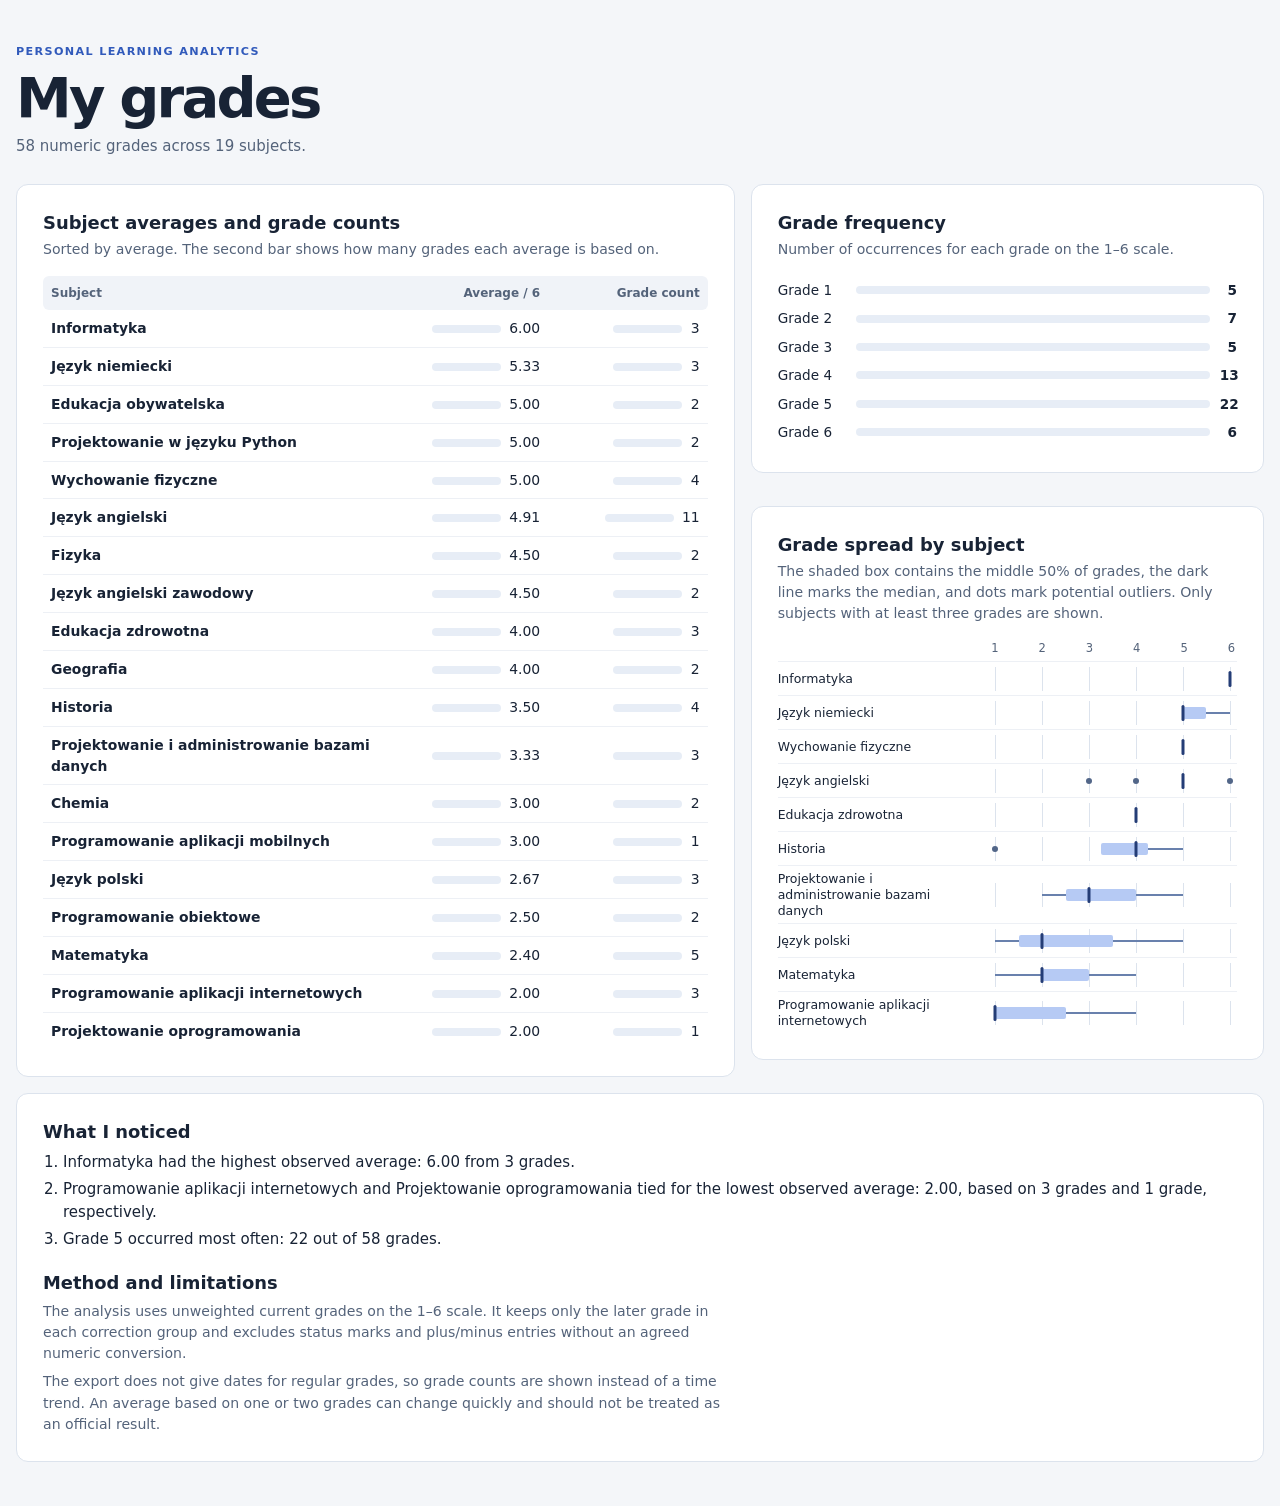
<file: WASIAK_FRANCISZEK/24_11_2026/learning_analytics/index.html>
<!doctype html>
<html lang="en">
<head>
  <meta charset="utf-8">
  <meta name="viewport" content="width=device-width, initial-scale=1">
  <title>My grades</title>
  <link rel="stylesheet" href="styles.css">
</head>
<body>
  <main>
    <header class="hero">
      <p class="eyebrow">PERSONAL LEARNING ANALYTICS</p>
      <h1>My grades</h1>
      <p>58 numeric grades across 19 subjects.</p>
    </header>

    <div class="dashboard">
      <section class="card subjects">
        <h2>Subject averages and grade counts</h2>
        <p>Sorted by average. The second bar shows how many grades each average is based on.</p>

        <table>
          <thead>
            <tr><th scope="col">Subject</th><th scope="col">Average / 6</th><th scope="col">Grade count</th></tr>
          </thead>
          <tbody>
            <tr><th scope="row">Informatyka</th><td><meter max="6" value="6"></meter> 6.00</td><td><meter max="11" value="3"></meter> 3</td></tr>
            <tr><th scope="row">Język niemiecki</th><td><meter max="6" value="5.33"></meter> 5.33</td><td><meter max="11" value="3"></meter> 3</td></tr>
            <tr><th scope="row">Edukacja obywatelska</th><td><meter max="6" value="5"></meter> 5.00</td><td><meter max="11" value="2"></meter> 2</td></tr>
            <tr><th scope="row">Projektowanie w języku Python</th><td><meter max="6" value="5"></meter> 5.00</td><td><meter max="11" value="2"></meter> 2</td></tr>
            <tr><th scope="row">Wychowanie fizyczne</th><td><meter max="6" value="5"></meter> 5.00</td><td><meter max="11" value="4"></meter> 4</td></tr>
            <tr><th scope="row">Język angielski</th><td><meter max="6" value="4.91"></meter> 4.91</td><td><meter max="11" value="11"></meter> 11</td></tr>
            <tr><th scope="row">Fizyka</th><td><meter max="6" value="4.5"></meter> 4.50</td><td><meter max="11" value="2"></meter> 2</td></tr>
            <tr><th scope="row">Język angielski zawodowy</th><td><meter max="6" value="4.5"></meter> 4.50</td><td><meter max="11" value="2"></meter> 2</td></tr>
            <tr><th scope="row">Edukacja zdrowotna</th><td><meter max="6" value="4"></meter> 4.00</td><td><meter max="11" value="3"></meter> 3</td></tr>
            <tr><th scope="row">Geografia</th><td><meter max="6" value="4"></meter> 4.00</td><td><meter max="11" value="2"></meter> 2</td></tr>
            <tr><th scope="row">Historia</th><td><meter max="6" value="3.5"></meter> 3.50</td><td><meter max="11" value="4"></meter> 4</td></tr>
            <tr><th scope="row">Projektowanie i administrowanie bazami danych</th><td><meter max="6" value="3.33"></meter> 3.33</td><td><meter max="11" value="3"></meter> 3</td></tr>
            <tr><th scope="row">Chemia</th><td><meter max="6" value="3"></meter> 3.00</td><td><meter max="11" value="2"></meter> 2</td></tr>
            <tr><th scope="row">Programowanie aplikacji mobilnych</th><td><meter max="6" value="3"></meter> 3.00</td><td><meter max="11" value="1"></meter> 1</td></tr>
            <tr><th scope="row">Język polski</th><td><meter max="6" value="2.67"></meter> 2.67</td><td><meter max="11" value="3"></meter> 3</td></tr>
            <tr><th scope="row">Programowanie obiektowe</th><td><meter max="6" value="2.5"></meter> 2.50</td><td><meter max="11" value="2"></meter> 2</td></tr>
            <tr><th scope="row">Matematyka</th><td><meter max="6" value="2.4"></meter> 2.40</td><td><meter max="11" value="5"></meter> 5</td></tr>
            <tr><th scope="row">Programowanie aplikacji internetowych</th><td><meter max="6" value="2"></meter> 2.00</td><td><meter max="11" value="3"></meter> 3</td></tr>
            <tr><th scope="row">Projektowanie oprogramowania</th><td><meter max="6" value="2"></meter> 2.00</td><td><meter max="11" value="1"></meter> 1</td></tr>
          </tbody>
        </table>
      </section>

      <section class="card">
        <h2>Grade frequency</h2>
        <p>Number of occurrences for each grade on the 1–6 scale.</p>
        <ul class="frequency">
          <li><span>Grade 1</span><meter max="22" value="5"></meter><strong>5</strong></li>
          <li><span>Grade 2</span><meter max="22" value="7"></meter><strong>7</strong></li>
          <li><span>Grade 3</span><meter max="22" value="5"></meter><strong>5</strong></li>
          <li><span>Grade 4</span><meter max="22" value="13"></meter><strong>13</strong></li>
          <li><span>Grade 5</span><meter max="22" value="22"></meter><strong>22</strong></li>
          <li><span>Grade 6</span><meter max="22" value="6"></meter><strong>6</strong></li>
        </ul>
      </section>

      <section class="card">
        <h2>Grade spread by subject</h2>
        <p>The shaded box contains the middle 50% of grades, the dark line marks the median, and dots mark potential outliers. Only subjects with at least three grades are shown.</p>

        <div class="plot-axis" aria-hidden="true">
          <span>1</span><span>2</span><span>3</span><span>4</span><span>5</span><span>6</span>
        </div>

        <ul class="boxplots">
          <li><span>Informatyka</span>
            <div class="plot" style="--lo:100%;--q1:100%;--mid:100%;--q3:100%;--hi:100%"
                 role="img" aria-label="All grades were 6"><i class="median"></i></div>
          </li>
          <li><span>Język niemiecki</span>
            <div class="plot" style="--lo:80%;--q1:80%;--mid:80%;--q3:90%;--hi:100%"
                 role="img" aria-label="Median 5; whiskers 5 to 6"><i class="median"></i></div>
          </li>
          <li><span>Wychowanie fizyczne</span>
            <div class="plot" style="--lo:80%;--q1:80%;--mid:80%;--q3:80%;--hi:80%"
                 role="img" aria-label="All grades were 5"><i class="median"></i></div>
          </li>
          <li><span>Język angielski</span>
            <div class="plot" style="--lo:80%;--q1:80%;--mid:80%;--q3:80%;--hi:80%"
                 role="img" aria-label="Median 5; potential outliers at 3, 4, and 6">
              <i class="median"></i><i class="dot" style="--at:40%"></i>
              <i class="dot" style="--at:60%"></i><i class="dot" style="--at:100%"></i>
            </div>
          </li>
          <li><span>Edukacja zdrowotna</span>
            <div class="plot" style="--lo:60%;--q1:60%;--mid:60%;--q3:60%;--hi:60%"
                 role="img" aria-label="All grades were 4"><i class="median"></i></div>
          </li>
          <li><span>Historia</span>
            <div class="plot" style="--lo:45%;--q1:45%;--mid:60%;--q3:65%;--hi:80%"
                 role="img" aria-label="Median 4; potential outlier at 1">
              <i class="median"></i><i class="dot" style="--at:0%"></i>
            </div>
          </li>
          <li><span>Projektowanie i administrowanie bazami danych</span>
            <div class="plot" style="--lo:20%;--q1:30%;--mid:40%;--q3:60%;--hi:80%"
                 role="img" aria-label="Median 3; whiskers 2 to 5"><i class="median"></i></div>
          </li>
          <li><span>Język polski</span>
            <div class="plot" style="--lo:0%;--q1:10%;--mid:20%;--q3:50%;--hi:80%"
                 role="img" aria-label="Median 2; whiskers 1 to 5"><i class="median"></i></div>
          </li>
          <li><span>Matematyka</span>
            <div class="plot" style="--lo:0%;--q1:20%;--mid:20%;--q3:40%;--hi:60%"
                 role="img" aria-label="Median 2; whiskers 1 to 4"><i class="median"></i></div>
          </li>
          <li><span>Programowanie aplikacji internetowych</span>
            <div class="plot" style="--lo:0%;--q1:0%;--mid:0%;--q3:30%;--hi:60%"
                 role="img" aria-label="Median 1; whiskers 1 to 4"><i class="median"></i></div>
          </li>
        </ul>
      </section>
    </div>

    <section class="card">
      <h2>What I noticed</h2>
      <ol>
        <li>Informatyka had the highest observed average: 6.00 from 3 grades.</li>
        <li>Programowanie aplikacji internetowych and Projektowanie oprogramowania tied for the lowest observed average: 2.00, based on 3 grades and 1 grade, respectively.</li>
        <li>Grade 5 occurred most often: 22 out of 58 grades.</li>
      </ol>

      <h2>Method and limitations</h2>
      <p>The analysis uses unweighted current grades on the 1–6 scale. It keeps only
        the later grade in each correction group and excludes status marks and
        plus/minus entries without an agreed numeric conversion.</p>
      <p>The export does not give dates for regular grades, so grade counts are
        shown instead of a time trend. An average based on one or two grades can
        change quickly and should not be treated as an official result.</p>
    </section>
  </main>
</body>
</html>
</file>
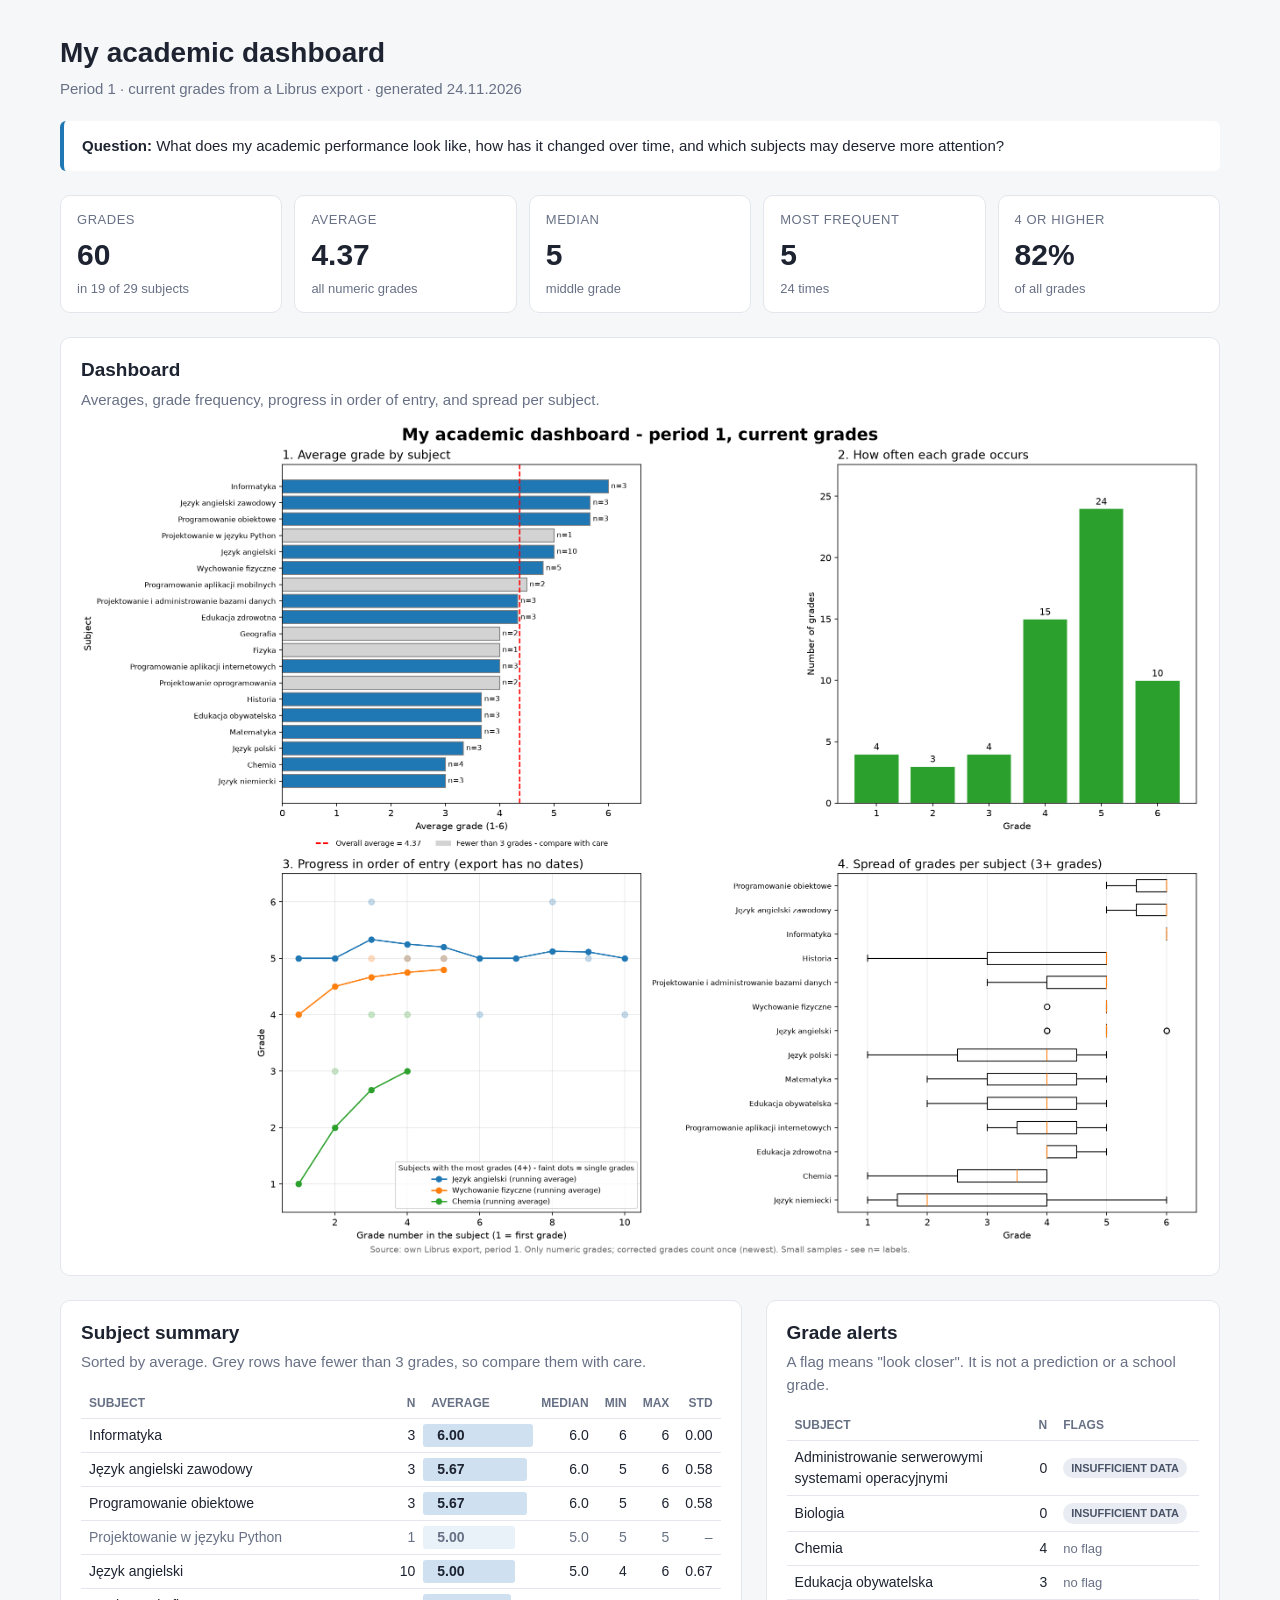
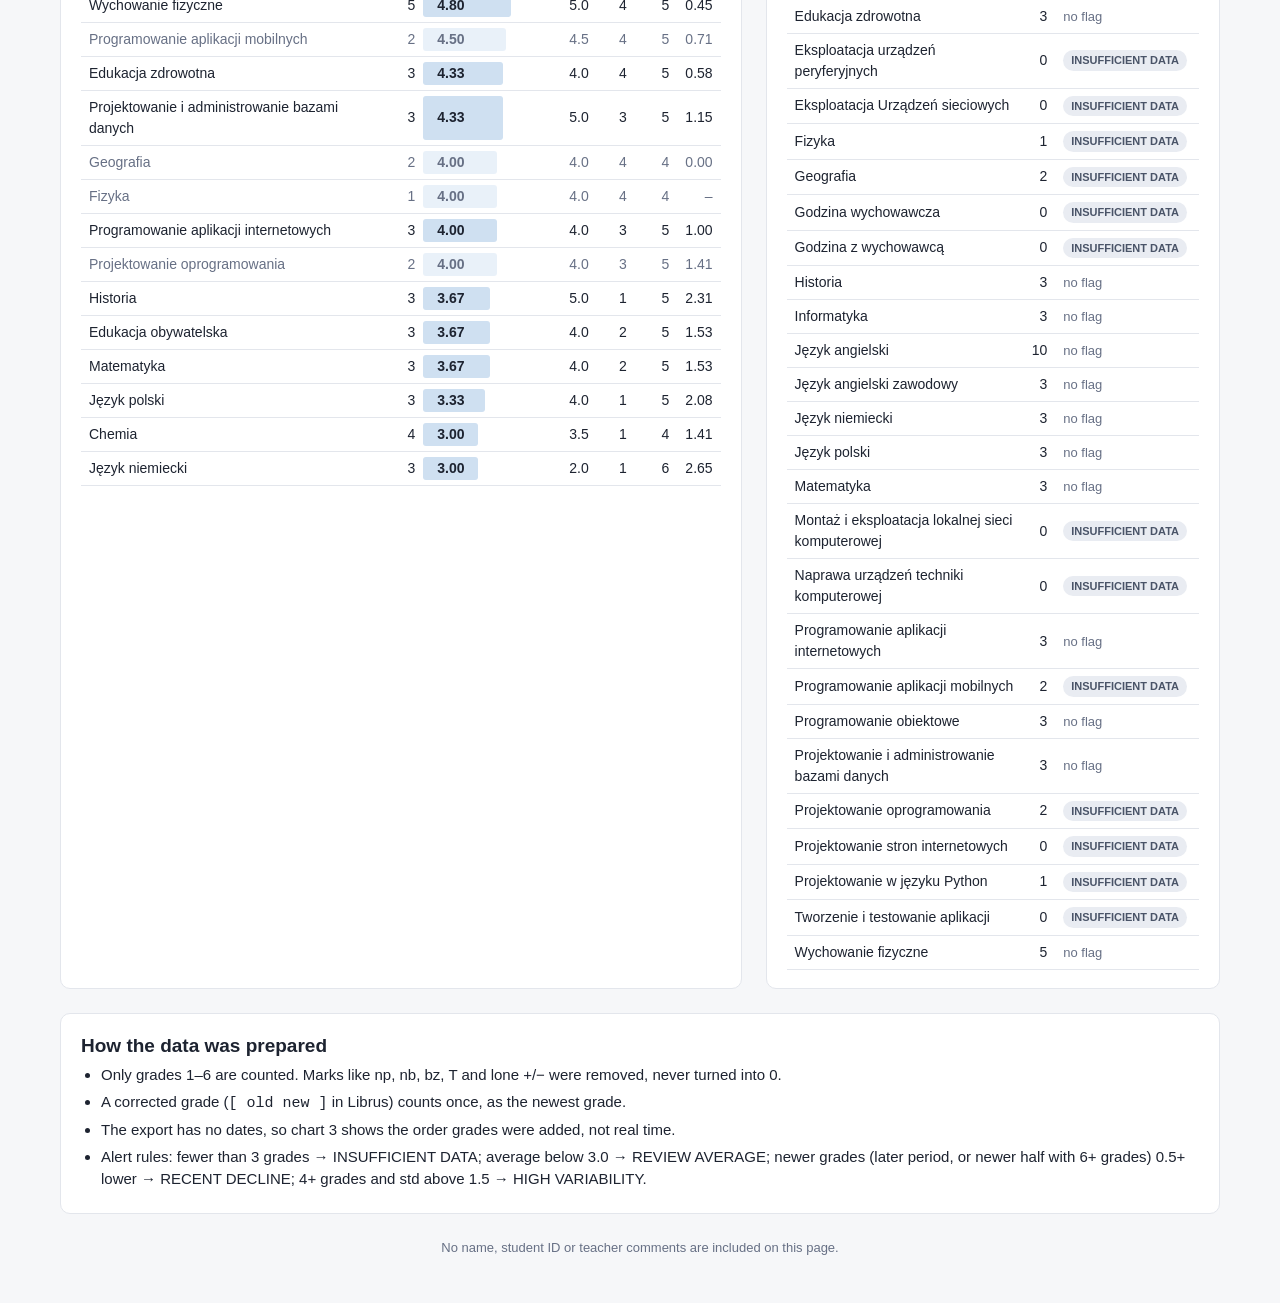
<file: BUDZOWSKI_TYMON/24_11_2026/my_academic_dashboard.html>
<!DOCTYPE html>
<html lang="en">
<head>
<meta charset="utf-8">
<meta name="viewport" content="width=device-width, initial-scale=1">
<title>My academic dashboard</title>
<style>
  :root {
    --bg: #f6f7f9; --panel: #ffffff; --text: #1d2330; --muted: #677085;
    --line: #e3e6ec; --accent: #1f77b4; --bar: #cfe0f1;
    --warn-bg: #fff1d6; --warn: #8a5a00; --info-bg: #e9ecf2; --info: #4a5468;
  }
  @media (prefers-color-scheme: dark) {
    :root {
      --bg: #14171c; --panel: #1d2128; --text: #e7e9ee; --muted: #9aa3b5;
      --line: #2e343e; --accent: #6aa9e0; --bar: #2a4560;
      --warn-bg: #4a3710; --warn: #ffd58a; --info-bg: #2b313b; --info: #c2c9d6;
    }
    .dashboard img { background: #fff; }
  }
  * { box-sizing: border-box; }
  body { margin: 0; background: var(--bg); color: var(--text);
         font: 15px/1.5 -apple-system, BlinkMacSystemFont, "Segoe UI", Roboto, sans-serif; }
  main { max-width: 1200px; margin: 0 auto; padding: 32px 20px 48px; }
  header h1 { margin: 0 0 4px; font-size: 28px; }
  header p { margin: 0; color: var(--muted); }
  .question { margin: 20px 0 24px; padding: 14px 18px; border-left: 4px solid var(--accent);
              background: var(--panel); border-radius: 6px; }
  .cards { display: grid; grid-template-columns: repeat(auto-fit, minmax(170px, 1fr));
           gap: 12px; margin-bottom: 24px; }
  .card { background: var(--panel); border: 1px solid var(--line); border-radius: 10px; padding: 14px 16px; }
  .card .label { color: var(--muted); font-size: 13px; text-transform: uppercase; letter-spacing: .04em; }
  .card .value { font-size: 30px; font-weight: 700; margin: 2px 0; }
  .card .sub { color: var(--muted); font-size: 13px; }
  section { background: var(--panel); border: 1px solid var(--line); border-radius: 10px;
            padding: 18px 20px; margin-bottom: 24px; }
  section h2 { margin: 0 0 4px; font-size: 19px; }
  section > p { margin: 0 0 14px; color: var(--muted); }
  .dashboard img { width: 100%; height: auto; border-radius: 6px; display: block; }
  .grid { display: grid; grid-template-columns: 3fr 2fr; gap: 24px; }
  @media (max-width: 900px) { .grid { grid-template-columns: 1fr; } }
  .grid section { margin-bottom: 0; }
  table { width: 100%; border-collapse: collapse; font-size: 14px; }
  th, td { padding: 6px 8px; border-bottom: 1px solid var(--line); text-align: left; }
  th { color: var(--muted); font-weight: 600; font-size: 12px; text-transform: uppercase; }
  td.num, th.num { text-align: right; font-variant-numeric: tabular-nums; }
  td.avg { position: relative; min-width: 110px; }
  td.avg .bar { position: absolute; left: 0; top: 5px; bottom: 5px; background: var(--bar); border-radius: 3px; }
  td.avg span { position: relative; font-weight: 600; font-variant-numeric: tabular-nums; padding-left: 6px; }
  tr.few td { color: var(--muted); }
  tr.few td.avg .bar { opacity: .45; }
  .chip { display: inline-block; font-size: 11px; font-weight: 700; padding: 2px 8px;
          border-radius: 999px; margin: 1px 4px 1px 0; background: var(--warn-bg); color: var(--warn);
          white-space: nowrap; }
  .chip.insufficient { background: var(--info-bg); color: var(--info); }
  .ok { color: var(--muted); font-size: 13px; }
  ul { margin: 0; padding-left: 20px; }
  li { margin: 4px 0; }
  footer { color: var(--muted); font-size: 13px; text-align: center; }
</style>
</head>
<body>
<main>
  <header>
    <h1>My academic dashboard</h1>
    <p>Period 1 &middot; current grades from a Librus export &middot; generated 24.11.2026</p>
  </header>

  <div class="question"><strong>Question:</strong> What does my academic performance look like,
  how has it changed over time, and which subjects may deserve more attention?</div>

  <div class="cards">
<div class="card"><div class="label">Grades</div><div class="value">60</div><div class="sub">in 19 of 29 subjects</div></div>
<div class="card"><div class="label">Average</div><div class="value">4.37</div><div class="sub">all numeric grades</div></div>
<div class="card"><div class="label">Median</div><div class="value">5</div><div class="sub">middle grade</div></div>
<div class="card"><div class="label">Most frequent</div><div class="value">5</div><div class="sub">24 times</div></div>
<div class="card"><div class="label">4 or higher</div><div class="value">82%</div><div class="sub">of all grades</div></div>
  </div>

  <section class="dashboard">
    <h2>Dashboard</h2>
    <p>Averages, grade frequency, progress in order of entry, and spread per subject.</p>
    <img src="[data-uri]" alt="2x2 dashboard: average grade by subject,
    grade frequency, running average in order of entry, and box plot of grades per subject">
  </section>

  <div class="grid">
    <section>
      <h2>Subject summary</h2>
      <p>Sorted by average. Grey rows have fewer than 3 grades, so compare them with care.</p>
      <table>
        <thead><tr><th>Subject</th><th class="num">n</th><th>Average</th><th class="num">Median</th>
        <th class="num">Min</th><th class="num">Max</th><th class="num">Std</th></tr></thead>
        <tbody>
<tr class=""><td>Informatyka</td><td class="num">3</td><td class="avg"><div class="bar" style="width:100%"></div><span>6.00</span></td><td class="num">6.0</td><td class="num">6</td><td class="num">6</td><td class="num">0.00</td></tr>
<tr class=""><td>Język angielski zawodowy</td><td class="num">3</td><td class="avg"><div class="bar" style="width:94%"></div><span>5.67</span></td><td class="num">6.0</td><td class="num">5</td><td class="num">6</td><td class="num">0.58</td></tr>
<tr class=""><td>Programowanie obiektowe</td><td class="num">3</td><td class="avg"><div class="bar" style="width:94%"></div><span>5.67</span></td><td class="num">6.0</td><td class="num">5</td><td class="num">6</td><td class="num">0.58</td></tr>
<tr class="few"><td>Projektowanie w języku Python</td><td class="num">1</td><td class="avg"><div class="bar" style="width:83%"></div><span>5.00</span></td><td class="num">5.0</td><td class="num">5</td><td class="num">5</td><td class="num">–</td></tr>
<tr class=""><td>Język angielski</td><td class="num">10</td><td class="avg"><div class="bar" style="width:83%"></div><span>5.00</span></td><td class="num">5.0</td><td class="num">4</td><td class="num">6</td><td class="num">0.67</td></tr>
<tr class=""><td>Wychowanie fizyczne</td><td class="num">5</td><td class="avg"><div class="bar" style="width:80%"></div><span>4.80</span></td><td class="num">5.0</td><td class="num">4</td><td class="num">5</td><td class="num">0.45</td></tr>
<tr class="few"><td>Programowanie aplikacji mobilnych</td><td class="num">2</td><td class="avg"><div class="bar" style="width:75%"></div><span>4.50</span></td><td class="num">4.5</td><td class="num">4</td><td class="num">5</td><td class="num">0.71</td></tr>
<tr class=""><td>Edukacja zdrowotna</td><td class="num">3</td><td class="avg"><div class="bar" style="width:72%"></div><span>4.33</span></td><td class="num">4.0</td><td class="num">4</td><td class="num">5</td><td class="num">0.58</td></tr>
<tr class=""><td>Projektowanie i administrowanie bazami danych</td><td class="num">3</td><td class="avg"><div class="bar" style="width:72%"></div><span>4.33</span></td><td class="num">5.0</td><td class="num">3</td><td class="num">5</td><td class="num">1.15</td></tr>
<tr class="few"><td>Geografia</td><td class="num">2</td><td class="avg"><div class="bar" style="width:67%"></div><span>4.00</span></td><td class="num">4.0</td><td class="num">4</td><td class="num">4</td><td class="num">0.00</td></tr>
<tr class="few"><td>Fizyka</td><td class="num">1</td><td class="avg"><div class="bar" style="width:67%"></div><span>4.00</span></td><td class="num">4.0</td><td class="num">4</td><td class="num">4</td><td class="num">–</td></tr>
<tr class=""><td>Programowanie aplikacji internetowych</td><td class="num">3</td><td class="avg"><div class="bar" style="width:67%"></div><span>4.00</span></td><td class="num">4.0</td><td class="num">3</td><td class="num">5</td><td class="num">1.00</td></tr>
<tr class="few"><td>Projektowanie oprogramowania</td><td class="num">2</td><td class="avg"><div class="bar" style="width:67%"></div><span>4.00</span></td><td class="num">4.0</td><td class="num">3</td><td class="num">5</td><td class="num">1.41</td></tr>
<tr class=""><td>Historia</td><td class="num">3</td><td class="avg"><div class="bar" style="width:61%"></div><span>3.67</span></td><td class="num">5.0</td><td class="num">1</td><td class="num">5</td><td class="num">2.31</td></tr>
<tr class=""><td>Edukacja obywatelska</td><td class="num">3</td><td class="avg"><div class="bar" style="width:61%"></div><span>3.67</span></td><td class="num">4.0</td><td class="num">2</td><td class="num">5</td><td class="num">1.53</td></tr>
<tr class=""><td>Matematyka</td><td class="num">3</td><td class="avg"><div class="bar" style="width:61%"></div><span>3.67</span></td><td class="num">4.0</td><td class="num">2</td><td class="num">5</td><td class="num">1.53</td></tr>
<tr class=""><td>Język polski</td><td class="num">3</td><td class="avg"><div class="bar" style="width:56%"></div><span>3.33</span></td><td class="num">4.0</td><td class="num">1</td><td class="num">5</td><td class="num">2.08</td></tr>
<tr class=""><td>Chemia</td><td class="num">4</td><td class="avg"><div class="bar" style="width:50%"></div><span>3.00</span></td><td class="num">3.5</td><td class="num">1</td><td class="num">4</td><td class="num">1.41</td></tr>
<tr class=""><td>Język niemiecki</td><td class="num">3</td><td class="avg"><div class="bar" style="width:50%"></div><span>3.00</span></td><td class="num">2.0</td><td class="num">1</td><td class="num">6</td><td class="num">2.65</td></tr>
        </tbody>
      </table>
    </section>

    <section>
      <h2>Grade alerts</h2>
      <p>A flag means "look closer". It is not a prediction or a school grade.</p>
      <table>
        <thead><tr><th>Subject</th><th class="num">n</th><th>Flags</th></tr></thead>
        <tbody>
<tr><td>Administrowanie serwerowymi systemami operacyjnymi</td><td class="num">0</td><td><span class="chip insufficient">INSUFFICIENT DATA</span></td></tr>
<tr><td>Biologia</td><td class="num">0</td><td><span class="chip insufficient">INSUFFICIENT DATA</span></td></tr>
<tr><td>Chemia</td><td class="num">4</td><td><span class="ok">no flag</span></td></tr>
<tr><td>Edukacja obywatelska</td><td class="num">3</td><td><span class="ok">no flag</span></td></tr>
<tr><td>Edukacja zdrowotna</td><td class="num">3</td><td><span class="ok">no flag</span></td></tr>
<tr><td>Eksploatacja urządzeń peryferyjnych</td><td class="num">0</td><td><span class="chip insufficient">INSUFFICIENT DATA</span></td></tr>
<tr><td>Eksploatacja Urządzeń sieciowych</td><td class="num">0</td><td><span class="chip insufficient">INSUFFICIENT DATA</span></td></tr>
<tr><td>Fizyka</td><td class="num">1</td><td><span class="chip insufficient">INSUFFICIENT DATA</span></td></tr>
<tr><td>Geografia</td><td class="num">2</td><td><span class="chip insufficient">INSUFFICIENT DATA</span></td></tr>
<tr><td>Godzina wychowawcza</td><td class="num">0</td><td><span class="chip insufficient">INSUFFICIENT DATA</span></td></tr>
<tr><td>Godzina z wychowawcą</td><td class="num">0</td><td><span class="chip insufficient">INSUFFICIENT DATA</span></td></tr>
<tr><td>Historia</td><td class="num">3</td><td><span class="ok">no flag</span></td></tr>
<tr><td>Informatyka</td><td class="num">3</td><td><span class="ok">no flag</span></td></tr>
<tr><td>Język angielski</td><td class="num">10</td><td><span class="ok">no flag</span></td></tr>
<tr><td>Język angielski zawodowy</td><td class="num">3</td><td><span class="ok">no flag</span></td></tr>
<tr><td>Język niemiecki</td><td class="num">3</td><td><span class="ok">no flag</span></td></tr>
<tr><td>Język polski</td><td class="num">3</td><td><span class="ok">no flag</span></td></tr>
<tr><td>Matematyka</td><td class="num">3</td><td><span class="ok">no flag</span></td></tr>
<tr><td>Montaż i eksploatacja lokalnej sieci komputerowej</td><td class="num">0</td><td><span class="chip insufficient">INSUFFICIENT DATA</span></td></tr>
<tr><td>Naprawa urządzeń techniki komputerowej</td><td class="num">0</td><td><span class="chip insufficient">INSUFFICIENT DATA</span></td></tr>
<tr><td>Programowanie aplikacji internetowych</td><td class="num">3</td><td><span class="ok">no flag</span></td></tr>
<tr><td>Programowanie aplikacji mobilnych</td><td class="num">2</td><td><span class="chip insufficient">INSUFFICIENT DATA</span></td></tr>
<tr><td>Programowanie obiektowe</td><td class="num">3</td><td><span class="ok">no flag</span></td></tr>
<tr><td>Projektowanie i administrowanie bazami danych</td><td class="num">3</td><td><span class="ok">no flag</span></td></tr>
<tr><td>Projektowanie oprogramowania</td><td class="num">2</td><td><span class="chip insufficient">INSUFFICIENT DATA</span></td></tr>
<tr><td>Projektowanie stron internetowych</td><td class="num">0</td><td><span class="chip insufficient">INSUFFICIENT DATA</span></td></tr>
<tr><td>Projektowanie w języku Python</td><td class="num">1</td><td><span class="chip insufficient">INSUFFICIENT DATA</span></td></tr>
<tr><td>Tworzenie i testowanie aplikacji</td><td class="num">0</td><td><span class="chip insufficient">INSUFFICIENT DATA</span></td></tr>
<tr><td>Wychowanie fizyczne</td><td class="num">5</td><td><span class="ok">no flag</span></td></tr>
        </tbody>
      </table>
    </section>
  </div>

  <section style="margin-top:24px">
    <h2>How the data was prepared</h2>
    <ul>
      <li>Only grades 1&ndash;6 are counted. Marks like np, nb, bz, T and lone +/&minus; were removed, never turned into 0.</li>
      <li>A corrected grade (<code>[ old new ]</code> in Librus) counts once, as the newest grade.</li>
      
      <li>The export has no dates, so chart 3 shows the order grades were added, not real time.</li>
      <li>Alert rules: fewer than 3 grades &rarr; INSUFFICIENT DATA; average below 3.0
          &rarr; REVIEW AVERAGE; newer grades (later period, or newer half with 6+ grades)
          0.5+ lower &rarr; RECENT DECLINE; 4+ grades and std above
          1.5 &rarr; HIGH VARIABILITY.</li>
    </ul>
  </section>

  <footer>No name, student ID or teacher comments are included on this page.</footer>
</main>
</body>
</html>
</file>
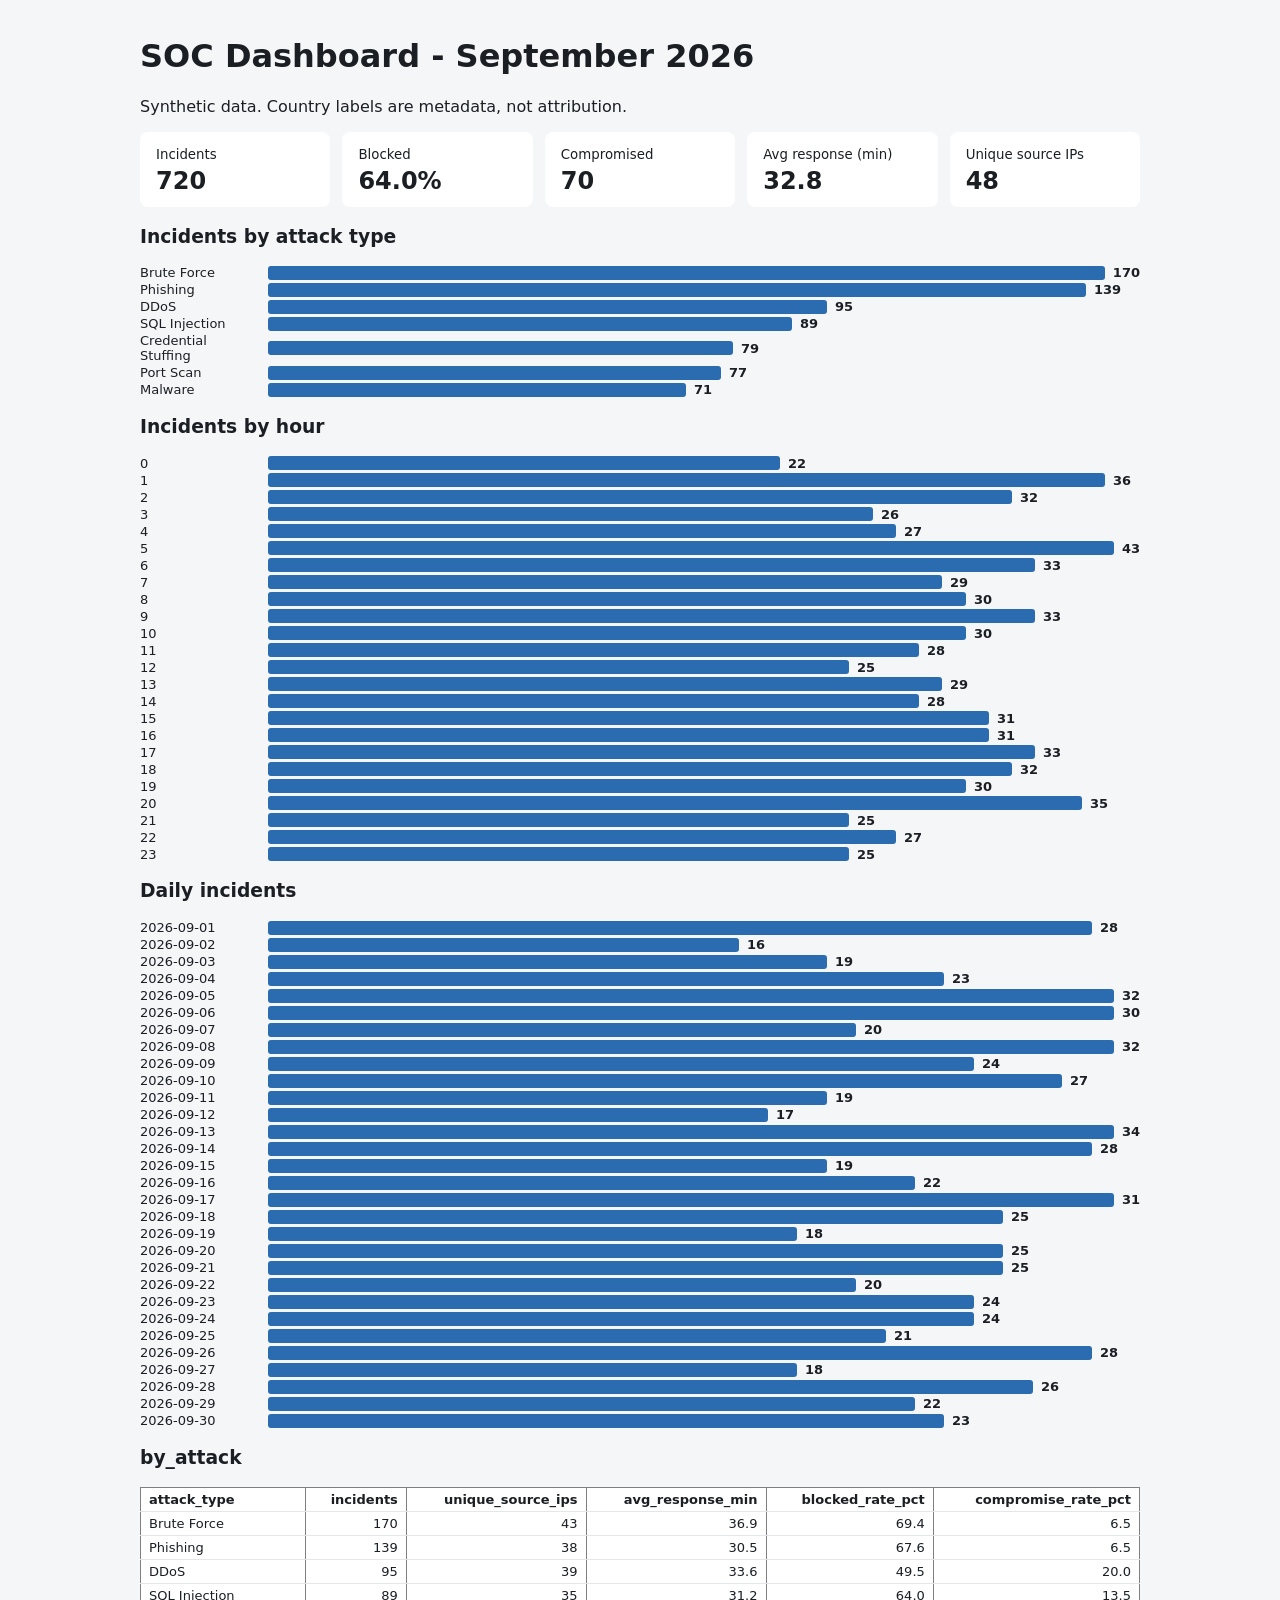
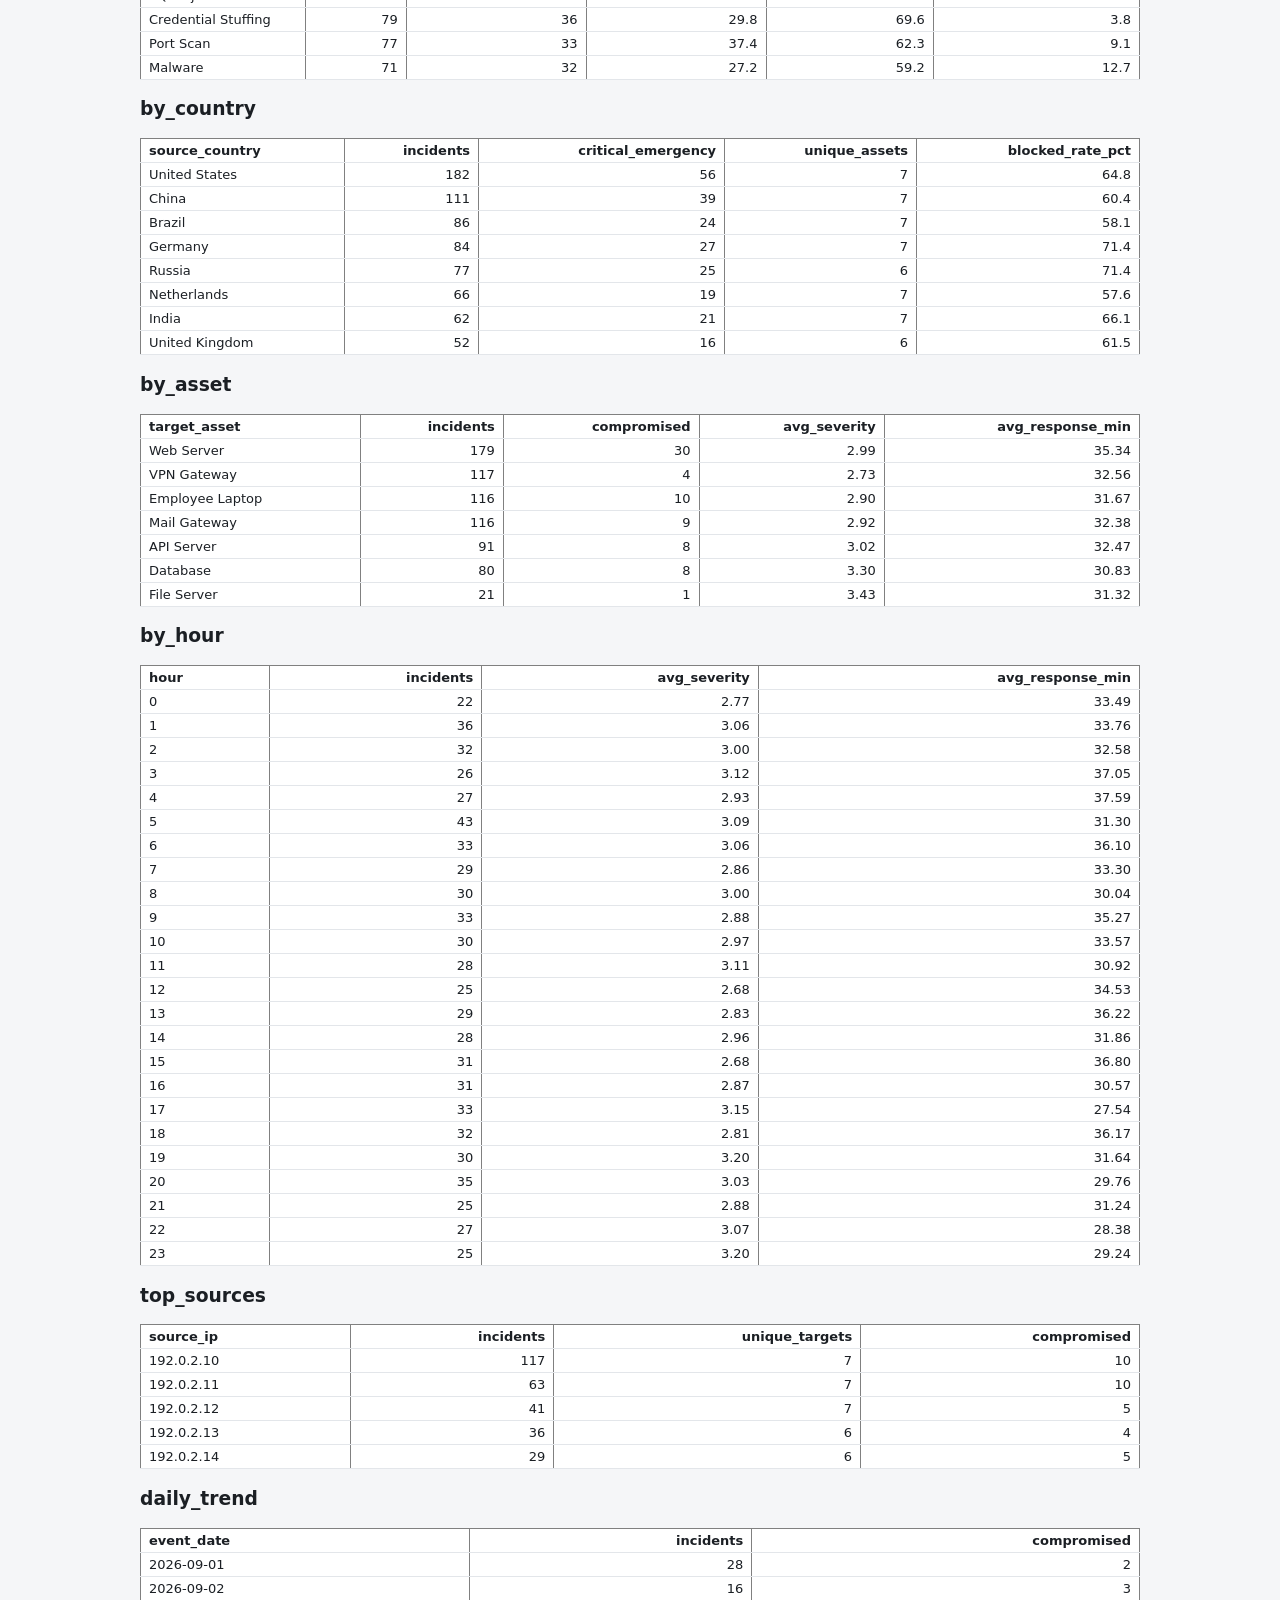
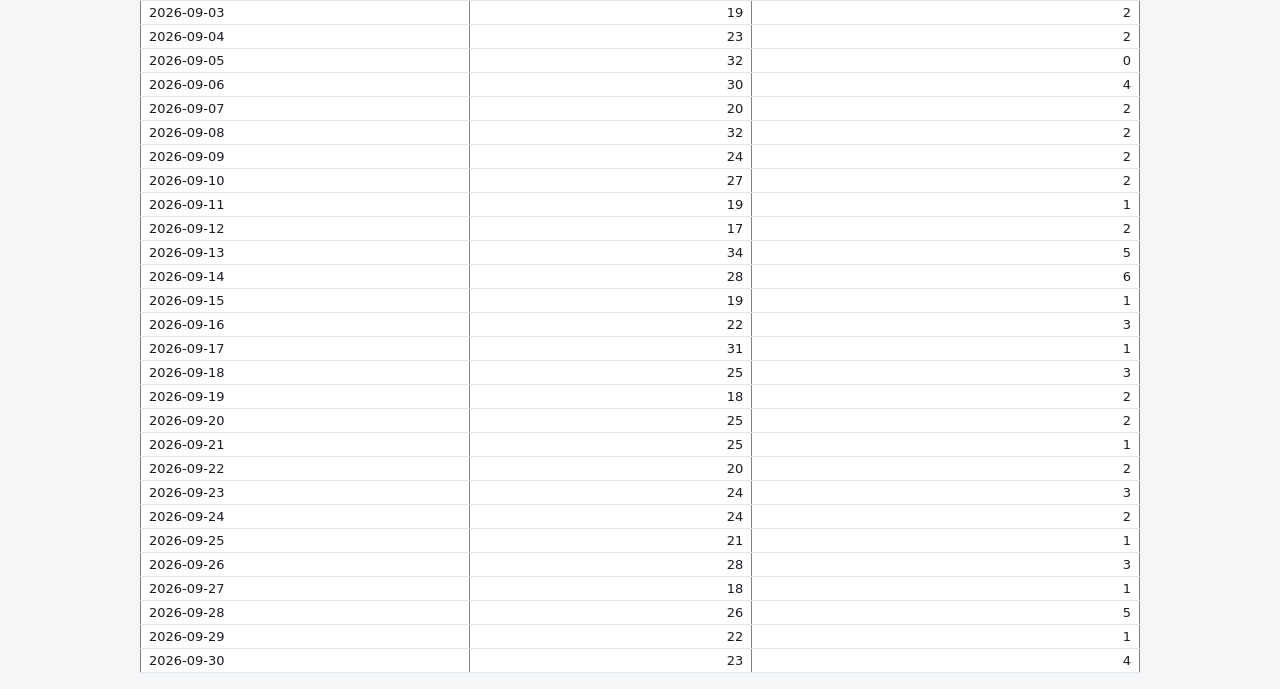
<file: KOWALCZYK_ADAM/03_11_2026/soc/output/dashboard.html>
<!doctype html><html lang="en"><head><meta charset="utf-8"><meta name="viewport" content="width=device-width,initial-scale=1"><title>SOC Dashboard</title><style>body{font-family:system-ui,sans-serif;margin:0;padding:16px;background:#f5f6f8;color:#1b1f24}
main{max-width:1000px;margin:auto}.cards{display:flex;flex-wrap:wrap;gap:12px}
.card{flex:1 1 150px;background:#fff;padding:12px 16px;border-radius:8px}.card h2{margin:4px 0 0}
.chart .row{display:flex;align-items:center;gap:8px;margin:2px 0;font-size:13px}
.chart span{width:120px;flex:none}.bar{background:#2b6cb0;height:14px;border-radius:3px}
.t{border-collapse:collapse;background:#fff;font-size:13px;width:100%}
.t th,.t td{padding:4px 8px;border-bottom:1px solid #e3e6ea;text-align:right}
.t th:first-child,.t td:first-child{text-align:left}
@media(prefers-color-scheme:dark){body{background:#14171a;color:#e6e8ea}.card,.t{background:#1e2227}.t th,.t td{border-color:#2d333a}}</style></head><body><main><h1>SOC Dashboard - September 2026</h1><p>Synthetic data. Country labels are metadata, not attribution.</p><div class="cards"><div class="card"><small>Incidents</small><h2>720</h2></div><div class="card"><small>Blocked</small><h2>64.0%</h2></div><div class="card"><small>Compromised</small><h2>70</h2></div><div class="card"><small>Avg response (min)</small><h2>32.8</h2></div><div class="card"><small>Unique source IPs</small><h2>48</h2></div></div><h3>Incidents by attack type</h3><div class="chart"><div class="row"><span>Brute Force</span><div class="bar" style="width:100.0%"></div><b>170</b></div><div class="row"><span>Phishing</span><div class="bar" style="width:81.8%"></div><b>139</b></div><div class="row"><span>DDoS</span><div class="bar" style="width:55.9%"></div><b>95</b></div><div class="row"><span>SQL Injection</span><div class="bar" style="width:52.4%"></div><b>89</b></div><div class="row"><span>Credential Stuffing</span><div class="bar" style="width:46.5%"></div><b>79</b></div><div class="row"><span>Port Scan</span><div class="bar" style="width:45.3%"></div><b>77</b></div><div class="row"><span>Malware</span><div class="bar" style="width:41.8%"></div><b>71</b></div></div><h3>Incidents by hour</h3><div class="chart"><div class="row"><span>0</span><div class="bar" style="width:51.2%"></div><b>22</b></div><div class="row"><span>1</span><div class="bar" style="width:83.7%"></div><b>36</b></div><div class="row"><span>2</span><div class="bar" style="width:74.4%"></div><b>32</b></div><div class="row"><span>3</span><div class="bar" style="width:60.5%"></div><b>26</b></div><div class="row"><span>4</span><div class="bar" style="width:62.8%"></div><b>27</b></div><div class="row"><span>5</span><div class="bar" style="width:100.0%"></div><b>43</b></div><div class="row"><span>6</span><div class="bar" style="width:76.7%"></div><b>33</b></div><div class="row"><span>7</span><div class="bar" style="width:67.4%"></div><b>29</b></div><div class="row"><span>8</span><div class="bar" style="width:69.8%"></div><b>30</b></div><div class="row"><span>9</span><div class="bar" style="width:76.7%"></div><b>33</b></div><div class="row"><span>10</span><div class="bar" style="width:69.8%"></div><b>30</b></div><div class="row"><span>11</span><div class="bar" style="width:65.1%"></div><b>28</b></div><div class="row"><span>12</span><div class="bar" style="width:58.1%"></div><b>25</b></div><div class="row"><span>13</span><div class="bar" style="width:67.4%"></div><b>29</b></div><div class="row"><span>14</span><div class="bar" style="width:65.1%"></div><b>28</b></div><div class="row"><span>15</span><div class="bar" style="width:72.1%"></div><b>31</b></div><div class="row"><span>16</span><div class="bar" style="width:72.1%"></div><b>31</b></div><div class="row"><span>17</span><div class="bar" style="width:76.7%"></div><b>33</b></div><div class="row"><span>18</span><div class="bar" style="width:74.4%"></div><b>32</b></div><div class="row"><span>19</span><div class="bar" style="width:69.8%"></div><b>30</b></div><div class="row"><span>20</span><div class="bar" style="width:81.4%"></div><b>35</b></div><div class="row"><span>21</span><div class="bar" style="width:58.1%"></div><b>25</b></div><div class="row"><span>22</span><div class="bar" style="width:62.8%"></div><b>27</b></div><div class="row"><span>23</span><div class="bar" style="width:58.1%"></div><b>25</b></div></div><h3>Daily incidents</h3><div class="chart"><div class="row"><span>2026-09-01</span><div class="bar" style="width:82.4%"></div><b>28</b></div><div class="row"><span>2026-09-02</span><div class="bar" style="width:47.1%"></div><b>16</b></div><div class="row"><span>2026-09-03</span><div class="bar" style="width:55.9%"></div><b>19</b></div><div class="row"><span>2026-09-04</span><div class="bar" style="width:67.6%"></div><b>23</b></div><div class="row"><span>2026-09-05</span><div class="bar" style="width:94.1%"></div><b>32</b></div><div class="row"><span>2026-09-06</span><div class="bar" style="width:88.2%"></div><b>30</b></div><div class="row"><span>2026-09-07</span><div class="bar" style="width:58.8%"></div><b>20</b></div><div class="row"><span>2026-09-08</span><div class="bar" style="width:94.1%"></div><b>32</b></div><div class="row"><span>2026-09-09</span><div class="bar" style="width:70.6%"></div><b>24</b></div><div class="row"><span>2026-09-10</span><div class="bar" style="width:79.4%"></div><b>27</b></div><div class="row"><span>2026-09-11</span><div class="bar" style="width:55.9%"></div><b>19</b></div><div class="row"><span>2026-09-12</span><div class="bar" style="width:50.0%"></div><b>17</b></div><div class="row"><span>2026-09-13</span><div class="bar" style="width:100.0%"></div><b>34</b></div><div class="row"><span>2026-09-14</span><div class="bar" style="width:82.4%"></div><b>28</b></div><div class="row"><span>2026-09-15</span><div class="bar" style="width:55.9%"></div><b>19</b></div><div class="row"><span>2026-09-16</span><div class="bar" style="width:64.7%"></div><b>22</b></div><div class="row"><span>2026-09-17</span><div class="bar" style="width:91.2%"></div><b>31</b></div><div class="row"><span>2026-09-18</span><div class="bar" style="width:73.5%"></div><b>25</b></div><div class="row"><span>2026-09-19</span><div class="bar" style="width:52.9%"></div><b>18</b></div><div class="row"><span>2026-09-20</span><div class="bar" style="width:73.5%"></div><b>25</b></div><div class="row"><span>2026-09-21</span><div class="bar" style="width:73.5%"></div><b>25</b></div><div class="row"><span>2026-09-22</span><div class="bar" style="width:58.8%"></div><b>20</b></div><div class="row"><span>2026-09-23</span><div class="bar" style="width:70.6%"></div><b>24</b></div><div class="row"><span>2026-09-24</span><div class="bar" style="width:70.6%"></div><b>24</b></div><div class="row"><span>2026-09-25</span><div class="bar" style="width:61.8%"></div><b>21</b></div><div class="row"><span>2026-09-26</span><div class="bar" style="width:82.4%"></div><b>28</b></div><div class="row"><span>2026-09-27</span><div class="bar" style="width:52.9%"></div><b>18</b></div><div class="row"><span>2026-09-28</span><div class="bar" style="width:76.5%"></div><b>26</b></div><div class="row"><span>2026-09-29</span><div class="bar" style="width:64.7%"></div><b>22</b></div><div class="row"><span>2026-09-30</span><div class="bar" style="width:67.6%"></div><b>23</b></div></div><h3>by_attack</h3><table border="1" class="dataframe t">
  <thead>
    <tr style="text-align: right;">
      <th>attack_type</th>
      <th>incidents</th>
      <th>unique_source_ips</th>
      <th>avg_response_min</th>
      <th>blocked_rate_pct</th>
      <th>compromise_rate_pct</th>
    </tr>
  </thead>
  <tbody>
    <tr>
      <td>Brute Force</td>
      <td>170</td>
      <td>43</td>
      <td>36.9</td>
      <td>69.4</td>
      <td>6.5</td>
    </tr>
    <tr>
      <td>Phishing</td>
      <td>139</td>
      <td>38</td>
      <td>30.5</td>
      <td>67.6</td>
      <td>6.5</td>
    </tr>
    <tr>
      <td>DDoS</td>
      <td>95</td>
      <td>39</td>
      <td>33.6</td>
      <td>49.5</td>
      <td>20.0</td>
    </tr>
    <tr>
      <td>SQL Injection</td>
      <td>89</td>
      <td>35</td>
      <td>31.2</td>
      <td>64.0</td>
      <td>13.5</td>
    </tr>
    <tr>
      <td>Credential Stuffing</td>
      <td>79</td>
      <td>36</td>
      <td>29.8</td>
      <td>69.6</td>
      <td>3.8</td>
    </tr>
    <tr>
      <td>Port Scan</td>
      <td>77</td>
      <td>33</td>
      <td>37.4</td>
      <td>62.3</td>
      <td>9.1</td>
    </tr>
    <tr>
      <td>Malware</td>
      <td>71</td>
      <td>32</td>
      <td>27.2</td>
      <td>59.2</td>
      <td>12.7</td>
    </tr>
  </tbody>
</table><h3>by_country</h3><table border="1" class="dataframe t">
  <thead>
    <tr style="text-align: right;">
      <th>source_country</th>
      <th>incidents</th>
      <th>critical_emergency</th>
      <th>unique_assets</th>
      <th>blocked_rate_pct</th>
    </tr>
  </thead>
  <tbody>
    <tr>
      <td>United States</td>
      <td>182</td>
      <td>56</td>
      <td>7</td>
      <td>64.8</td>
    </tr>
    <tr>
      <td>China</td>
      <td>111</td>
      <td>39</td>
      <td>7</td>
      <td>60.4</td>
    </tr>
    <tr>
      <td>Brazil</td>
      <td>86</td>
      <td>24</td>
      <td>7</td>
      <td>58.1</td>
    </tr>
    <tr>
      <td>Germany</td>
      <td>84</td>
      <td>27</td>
      <td>7</td>
      <td>71.4</td>
    </tr>
    <tr>
      <td>Russia</td>
      <td>77</td>
      <td>25</td>
      <td>6</td>
      <td>71.4</td>
    </tr>
    <tr>
      <td>Netherlands</td>
      <td>66</td>
      <td>19</td>
      <td>7</td>
      <td>57.6</td>
    </tr>
    <tr>
      <td>India</td>
      <td>62</td>
      <td>21</td>
      <td>7</td>
      <td>66.1</td>
    </tr>
    <tr>
      <td>United Kingdom</td>
      <td>52</td>
      <td>16</td>
      <td>6</td>
      <td>61.5</td>
    </tr>
  </tbody>
</table><h3>by_asset</h3><table border="1" class="dataframe t">
  <thead>
    <tr style="text-align: right;">
      <th>target_asset</th>
      <th>incidents</th>
      <th>compromised</th>
      <th>avg_severity</th>
      <th>avg_response_min</th>
    </tr>
  </thead>
  <tbody>
    <tr>
      <td>Web Server</td>
      <td>179</td>
      <td>30</td>
      <td>2.99</td>
      <td>35.34</td>
    </tr>
    <tr>
      <td>VPN Gateway</td>
      <td>117</td>
      <td>4</td>
      <td>2.73</td>
      <td>32.56</td>
    </tr>
    <tr>
      <td>Employee Laptop</td>
      <td>116</td>
      <td>10</td>
      <td>2.90</td>
      <td>31.67</td>
    </tr>
    <tr>
      <td>Mail Gateway</td>
      <td>116</td>
      <td>9</td>
      <td>2.92</td>
      <td>32.38</td>
    </tr>
    <tr>
      <td>API Server</td>
      <td>91</td>
      <td>8</td>
      <td>3.02</td>
      <td>32.47</td>
    </tr>
    <tr>
      <td>Database</td>
      <td>80</td>
      <td>8</td>
      <td>3.30</td>
      <td>30.83</td>
    </tr>
    <tr>
      <td>File Server</td>
      <td>21</td>
      <td>1</td>
      <td>3.43</td>
      <td>31.32</td>
    </tr>
  </tbody>
</table><h3>by_hour</h3><table border="1" class="dataframe t">
  <thead>
    <tr style="text-align: right;">
      <th>hour</th>
      <th>incidents</th>
      <th>avg_severity</th>
      <th>avg_response_min</th>
    </tr>
  </thead>
  <tbody>
    <tr>
      <td>0</td>
      <td>22</td>
      <td>2.77</td>
      <td>33.49</td>
    </tr>
    <tr>
      <td>1</td>
      <td>36</td>
      <td>3.06</td>
      <td>33.76</td>
    </tr>
    <tr>
      <td>2</td>
      <td>32</td>
      <td>3.00</td>
      <td>32.58</td>
    </tr>
    <tr>
      <td>3</td>
      <td>26</td>
      <td>3.12</td>
      <td>37.05</td>
    </tr>
    <tr>
      <td>4</td>
      <td>27</td>
      <td>2.93</td>
      <td>37.59</td>
    </tr>
    <tr>
      <td>5</td>
      <td>43</td>
      <td>3.09</td>
      <td>31.30</td>
    </tr>
    <tr>
      <td>6</td>
      <td>33</td>
      <td>3.06</td>
      <td>36.10</td>
    </tr>
    <tr>
      <td>7</td>
      <td>29</td>
      <td>2.86</td>
      <td>33.30</td>
    </tr>
    <tr>
      <td>8</td>
      <td>30</td>
      <td>3.00</td>
      <td>30.04</td>
    </tr>
    <tr>
      <td>9</td>
      <td>33</td>
      <td>2.88</td>
      <td>35.27</td>
    </tr>
    <tr>
      <td>10</td>
      <td>30</td>
      <td>2.97</td>
      <td>33.57</td>
    </tr>
    <tr>
      <td>11</td>
      <td>28</td>
      <td>3.11</td>
      <td>30.92</td>
    </tr>
    <tr>
      <td>12</td>
      <td>25</td>
      <td>2.68</td>
      <td>34.53</td>
    </tr>
    <tr>
      <td>13</td>
      <td>29</td>
      <td>2.83</td>
      <td>36.22</td>
    </tr>
    <tr>
      <td>14</td>
      <td>28</td>
      <td>2.96</td>
      <td>31.86</td>
    </tr>
    <tr>
      <td>15</td>
      <td>31</td>
      <td>2.68</td>
      <td>36.80</td>
    </tr>
    <tr>
      <td>16</td>
      <td>31</td>
      <td>2.87</td>
      <td>30.57</td>
    </tr>
    <tr>
      <td>17</td>
      <td>33</td>
      <td>3.15</td>
      <td>27.54</td>
    </tr>
    <tr>
      <td>18</td>
      <td>32</td>
      <td>2.81</td>
      <td>36.17</td>
    </tr>
    <tr>
      <td>19</td>
      <td>30</td>
      <td>3.20</td>
      <td>31.64</td>
    </tr>
    <tr>
      <td>20</td>
      <td>35</td>
      <td>3.03</td>
      <td>29.76</td>
    </tr>
    <tr>
      <td>21</td>
      <td>25</td>
      <td>2.88</td>
      <td>31.24</td>
    </tr>
    <tr>
      <td>22</td>
      <td>27</td>
      <td>3.07</td>
      <td>28.38</td>
    </tr>
    <tr>
      <td>23</td>
      <td>25</td>
      <td>3.20</td>
      <td>29.24</td>
    </tr>
  </tbody>
</table><h3>top_sources</h3><table border="1" class="dataframe t">
  <thead>
    <tr style="text-align: right;">
      <th>source_ip</th>
      <th>incidents</th>
      <th>unique_targets</th>
      <th>compromised</th>
    </tr>
  </thead>
  <tbody>
    <tr>
      <td>192.0.2.10</td>
      <td>117</td>
      <td>7</td>
      <td>10</td>
    </tr>
    <tr>
      <td>192.0.2.11</td>
      <td>63</td>
      <td>7</td>
      <td>10</td>
    </tr>
    <tr>
      <td>192.0.2.12</td>
      <td>41</td>
      <td>7</td>
      <td>5</td>
    </tr>
    <tr>
      <td>192.0.2.13</td>
      <td>36</td>
      <td>6</td>
      <td>4</td>
    </tr>
    <tr>
      <td>192.0.2.14</td>
      <td>29</td>
      <td>6</td>
      <td>5</td>
    </tr>
  </tbody>
</table><h3>daily_trend</h3><table border="1" class="dataframe t">
  <thead>
    <tr style="text-align: right;">
      <th>event_date</th>
      <th>incidents</th>
      <th>compromised</th>
    </tr>
  </thead>
  <tbody>
    <tr>
      <td>2026-09-01</td>
      <td>28</td>
      <td>2</td>
    </tr>
    <tr>
      <td>2026-09-02</td>
      <td>16</td>
      <td>3</td>
    </tr>
    <tr>
      <td>2026-09-03</td>
      <td>19</td>
      <td>2</td>
    </tr>
    <tr>
      <td>2026-09-04</td>
      <td>23</td>
      <td>2</td>
    </tr>
    <tr>
      <td>2026-09-05</td>
      <td>32</td>
      <td>0</td>
    </tr>
    <tr>
      <td>2026-09-06</td>
      <td>30</td>
      <td>4</td>
    </tr>
    <tr>
      <td>2026-09-07</td>
      <td>20</td>
      <td>2</td>
    </tr>
    <tr>
      <td>2026-09-08</td>
      <td>32</td>
      <td>2</td>
    </tr>
    <tr>
      <td>2026-09-09</td>
      <td>24</td>
      <td>2</td>
    </tr>
    <tr>
      <td>2026-09-10</td>
      <td>27</td>
      <td>2</td>
    </tr>
    <tr>
      <td>2026-09-11</td>
      <td>19</td>
      <td>1</td>
    </tr>
    <tr>
      <td>2026-09-12</td>
      <td>17</td>
      <td>2</td>
    </tr>
    <tr>
      <td>2026-09-13</td>
      <td>34</td>
      <td>5</td>
    </tr>
    <tr>
      <td>2026-09-14</td>
      <td>28</td>
      <td>6</td>
    </tr>
    <tr>
      <td>2026-09-15</td>
      <td>19</td>
      <td>1</td>
    </tr>
    <tr>
      <td>2026-09-16</td>
      <td>22</td>
      <td>3</td>
    </tr>
    <tr>
      <td>2026-09-17</td>
      <td>31</td>
      <td>1</td>
    </tr>
    <tr>
      <td>2026-09-18</td>
      <td>25</td>
      <td>3</td>
    </tr>
    <tr>
      <td>2026-09-19</td>
      <td>18</td>
      <td>2</td>
    </tr>
    <tr>
      <td>2026-09-20</td>
      <td>25</td>
      <td>2</td>
    </tr>
    <tr>
      <td>2026-09-21</td>
      <td>25</td>
      <td>1</td>
    </tr>
    <tr>
      <td>2026-09-22</td>
      <td>20</td>
      <td>2</td>
    </tr>
    <tr>
      <td>2026-09-23</td>
      <td>24</td>
      <td>3</td>
    </tr>
    <tr>
      <td>2026-09-24</td>
      <td>24</td>
      <td>2</td>
    </tr>
    <tr>
      <td>2026-09-25</td>
      <td>21</td>
      <td>1</td>
    </tr>
    <tr>
      <td>2026-09-26</td>
      <td>28</td>
      <td>3</td>
    </tr>
    <tr>
      <td>2026-09-27</td>
      <td>18</td>
      <td>1</td>
    </tr>
    <tr>
      <td>2026-09-28</td>
      <td>26</td>
      <td>5</td>
    </tr>
    <tr>
      <td>2026-09-29</td>
      <td>22</td>
      <td>1</td>
    </tr>
    <tr>
      <td>2026-09-30</td>
      <td>23</td>
      <td>4</td>
    </tr>
  </tbody>
</table></main></body></html>
</file>
<file: WASIAK_FRANCISZEK/24_11_2026/learning_analytics/styles.css>
:root {
  color-scheme: light;
  --bg: #f4f6f9;
  --ink: #182335;
  --muted: #54637a;
  --line: #dce3ed;
  --blue: #315abb;
  --track: #e7edf6;
}

* { box-sizing: border-box; }
body {
  margin: 0;
  background: var(--bg);
  color: var(--ink);
  font: 15px/1.5 system-ui, sans-serif;
}
main {
  width: min(100% - 32px, 1320px);
  margin: auto;
  padding: 44px 0;
}
.hero { margin-bottom: 26px; }
.hero .eyebrow {
  margin: 0 0 7px;
  color: var(--blue);
  font-size: .7rem;
  font-weight: 750;
  letter-spacing: .12em;
}
h1 {
  margin: 0;
  font-size: clamp(2.2rem, 6vw, 3.5rem);
  letter-spacing: -.05em;
  line-height: 1.06;
}
.hero > p:last-child { margin: 8px 0 0; color: var(--muted); }

.dashboard {
  display: grid;
  grid-template-columns: minmax(0, 1.4fr) minmax(0, 1fr);
  gap: 16px;
  align-items: start;
}
.card {
  min-width: 0;
  padding: clamp(14px, 2.1vw, 26px);
  border: 1px solid var(--line);
  border-radius: 12px;
  background: white;
}
.subjects { grid-row: span 2; }
h2 { margin: 0 0 5px; font-size: 1.12rem; line-height: 1.3; }
.card > p { margin: 0 0 16px; color: var(--muted); font-size: .88rem; }

table {
  width: 100%;
  table-layout: fixed;
  border-collapse: collapse;
  font-size: .87rem;
}
thead th {
  background: #f0f3f8;
  color: var(--muted);
  font-size: .75rem;
}
th, td { padding: 8px; text-align: left; }
thead th:first-child { width: 52%; border-radius: 6px 0 0 6px; }
thead th:last-child { border-radius: 0 6px 6px 0; }
thead th:not(:first-child), td { text-align: right; }
tbody th { font-weight: 550; overflow-wrap: anywhere; }
tbody tr + tr { border-top: 1px solid #edf0f5; }
tbody tr:hover { background: #f6f8fc; }
td { white-space: nowrap; font-variant-numeric: tabular-nums; }

meter {
  display: inline-block;
  width: 100%;
  height: 8px;
  vertical-align: middle;
  appearance: none;
  background: var(--track);
  border: 0;
  border-radius: 10px;
  overflow: hidden;
  --fill: var(--blue);
}
td meter { width: 48%; margin-right: 4px; }
td:last-child meter { --fill: #7890b5; }
meter::-webkit-meter-bar { background: var(--track); border: 0; }
meter::-webkit-meter-optimum-value { background: var(--fill); border-radius: 10px; }
meter::-moz-meter-bar { background: var(--fill); border-radius: 10px; }

.frequency, .boxplots { margin: 0; padding: 0; list-style: none; }
.frequency li {
  display: grid;
  grid-template-columns: 4.25rem minmax(0, 1fr) 2ch;
  align-items: center;
  gap: 10px;
  padding: 4px 0;
  font-size: .85rem;
}
.frequency strong { text-align: right; font-variant-numeric: tabular-nums; }

.dashboard > .card:last-child { --label: 43%; --gap: 14px; --inset: 6px; }
.plot-axis {
  display: flex;
  justify-content: space-between;
  margin: 0 calc(var(--inset) - .35em) 4px
    calc(var(--label) + var(--gap) + var(--inset) - .35em);
  color: var(--muted);
  font-size: .72rem;
}
.boxplots li {
  display: grid;
  grid-template-columns: var(--label) minmax(0, 1fr);
  gap: var(--gap);
  align-items: center;
  min-height: 34px;
  border-top: 1px solid #edf0f5;
}
.boxplots li > span {
  padding: 5px 0;
  font-size: .78rem;
  line-height: 1.25;
  overflow-wrap: anywhere;
}
.plot {
  position: relative;
  height: 24px;
  margin-inline: var(--inset);
  background: repeating-linear-gradient(
    to right, var(--line) 0 1px, transparent 1px 20%
  );
  border-right: 1px solid var(--line);
}
.plot::before, .plot::after, .median, .dot { position: absolute; }
.plot::before {
  content: "";
  top: 11px;
  left: var(--lo);
  width: calc(var(--hi) - var(--lo));
  height: 2px;
  background: #6981ad;
}
.plot::after {
  content: "";
  top: 6px;
  left: var(--q1);
  width: calc(var(--q3) - var(--q1));
  height: 12px;
  background: #b6caf4;
  border-radius: 2px;
}
.median {
  z-index: 1;
  top: 4px;
  left: var(--mid);
  width: 3px;
  height: 16px;
  background: #243d76;
  transform: translateX(-50%);
  border-radius: 2px;
}
.dot {
  top: 9px;
  left: var(--at);
  width: 6px;
  height: 6px;
  border-radius: 50%;
  background: #526688;
  transform: translateX(-50%);
}

main > .card { margin-top: 16px; }
main > .card ol { margin: 8px 0 20px; padding-left: 1.25rem; }
main > .card li + li { margin-top: 5px; }
main > .card p { max-width: 76ch; margin: 7px 0 0; }

@media (max-width: 960px) {
  .dashboard { grid-template-columns: minmax(0, 1fr); }
  .subjects { grid-row: auto; }
}
@media (max-width: 520px) {
  main { width: calc(100% - 20px); padding: 24px 0; }
  .dashboard { gap: 12px; }
  th, td { padding: 7px 4px; }
  td:last-child meter { display: none; }
  td meter { width: 30%; margin-right: 2px; }
}
@media print {
  body { background: white; }
  main { width: 100%; padding: 0; }
  .dashboard { display: block; }
  .card { margin-bottom: 12px; }
  tr, .boxplots li { break-inside: avoid; }
}
</file>
